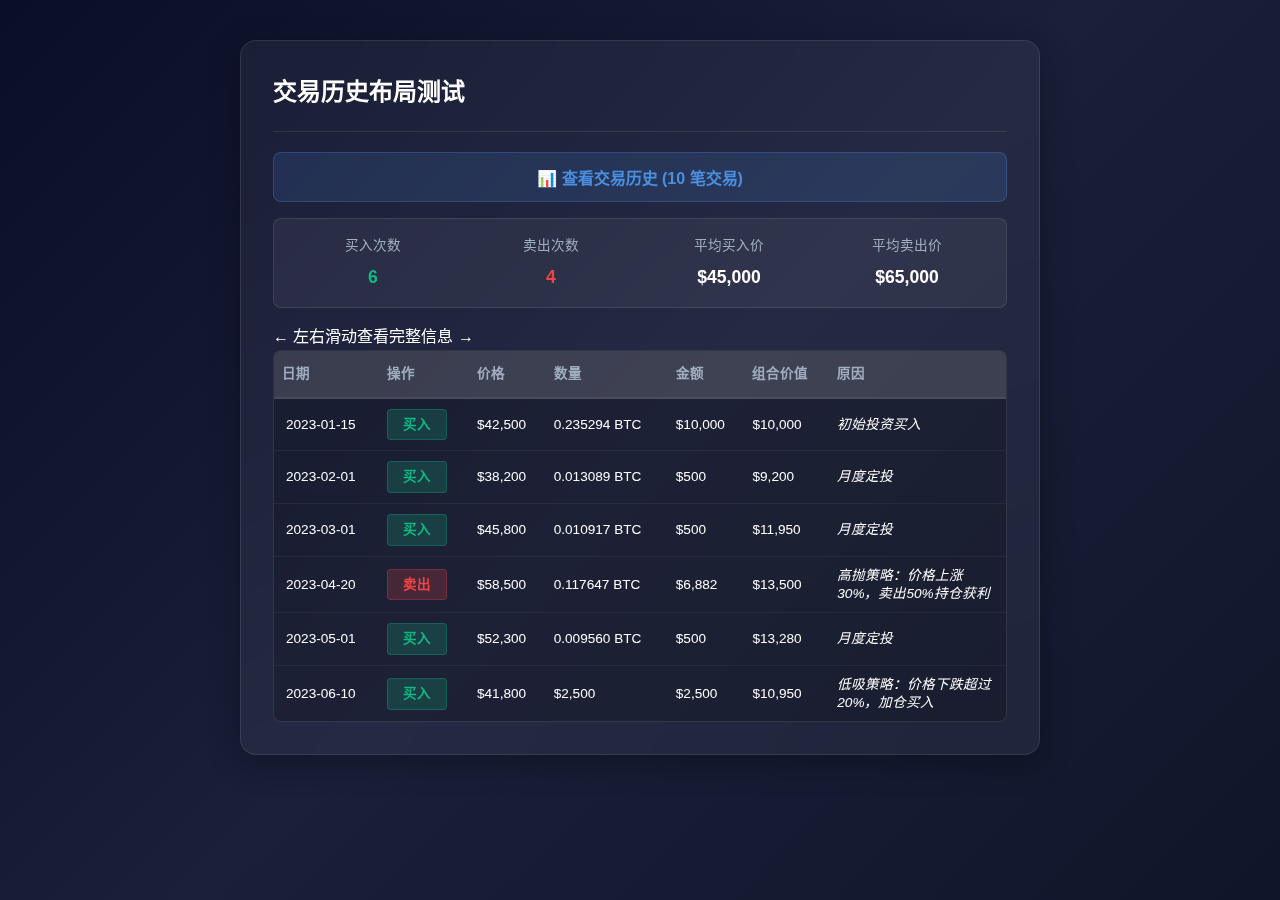
<file: test-layout.html>
<!DOCTYPE html>
<html lang="zh-CN">
<head>
    <meta charset="UTF-8">
    <meta name="viewport" content="width=device-width, initial-scale=1.0">
    <title>交易历史布局测试</title>
    <link rel="stylesheet" href="styles.css">
</head>
<body>
    <div class="container">
        <div class="card" style="max-width: 800px; margin: 20px auto;">
            <h2>交易历史布局测试</h2>
            
            <div class="trade-history-section">
                <button class="toggle-trades-btn" onclick="toggleTradeHistory(this)">
                    📊 查看交易历史 (10 笔交易)
                </button>
                <div class="trade-history-content" style="display: block;">
                    <!-- 统计信息 -->
                    <div class="trade-stats">
                        <div class="trade-stat-item">
                            <span class="stat-label">买入次数</span>
                            <span class="stat-value buy-stat">6</span>
                        </div>
                        <div class="trade-stat-item">
                            <span class="stat-label">卖出次数</span>
                            <span class="stat-value sell-stat">4</span>
                        </div>
                        <div class="trade-stat-item">
                            <span class="stat-label">平均买入价</span>
                            <span class="stat-value">$45,000</span>
                        </div>
                        <div class="trade-stat-item">
                            <span class="stat-label">平均卖出价</span>
                            <span class="stat-value">$65,000</span>
                        </div>
                    </div>
                    
                    <!-- 滚动提示 -->
                    <div class="scroll-hint">← 左右滑动查看完整信息 →</div>
                    
                    <!-- 桌面端表格 -->
                    <div class="trade-history-table-wrapper">
                        <table class="trade-history-table">
                            <thead>
                                <tr>
                                    <th>日期</th>
                                    <th>操作</th>
                                    <th>价格</th>
                                    <th>数量</th>
                                    <th>金额</th>
                                    <th>组合价值</th>
                                    <th>原因</th>
                                </tr>
                            </thead>
                            <tbody>
                                <tr>
                                    <td>2023-01-15</td>
                                    <td><span class="trade-action buy-action">买入</span></td>
                                    <td>$42,500</td>
                                    <td>0.235294 BTC</td>
                                    <td>$10,000</td>
                                    <td>$10,000</td>
                                    <td class="trade-reason">初始投资买入</td>
                                </tr>
                                <tr>
                                    <td>2023-02-01</td>
                                    <td><span class="trade-action buy-action">买入</span></td>
                                    <td>$38,200</td>
                                    <td>0.013089 BTC</td>
                                    <td>$500</td>
                                    <td>$9,200</td>
                                    <td class="trade-reason">月度定投</td>
                                </tr>
                                <tr>
                                    <td>2023-03-01</td>
                                    <td><span class="trade-action buy-action">买入</span></td>
                                    <td>$45,800</td>
                                    <td>0.010917 BTC</td>
                                    <td>$500</td>
                                    <td>$11,950</td>
                                    <td class="trade-reason">月度定投</td>
                                </tr>
                                <tr>
                                    <td>2023-04-20</td>
                                    <td><span class="trade-action sell-action">卖出</span></td>
                                    <td>$58,500</td>
                                    <td>0.117647 BTC</td>
                                    <td>$6,882</td>
                                    <td>$13,500</td>
                                    <td class="trade-reason">高抛策略：价格上涨30%，卖出50%持仓获利</td>
                                </tr>
                                <tr>
                                    <td>2023-05-01</td>
                                    <td><span class="trade-action buy-action">买入</span></td>
                                    <td>$52,300</td>
                                    <td>0.009560 BTC</td>
                                    <td>$500</td>
                                    <td>$13,280</td>
                                    <td class="trade-reason">月度定投</td>
                                </tr>
                                <tr>
                                    <td>2023-06-10</td>
                                    <td><span class="trade-action buy-action">买入</span></td>
                                    <td>$41,800</td>
                                    <td>$2,500</td>
                                    <td>$2,500</td>
                                    <td>$10,950</td>
                                    <td class="trade-reason">低吸策略：价格下跌超过20%，加仓买入</td>
                                </tr>
                            </tbody>
                        </table>
                    </div>
                    
                    <!-- 移动端卡片 -->
                    <div class="trade-history-mobile">
                        <div class="trade-item-card">
                            <div class="trade-item-header">
                                <span class="trade-item-date">2023-01-15</span>
                                <span class="trade-action buy-action">买入</span>
                            </div>
                            <div class="trade-item-details">
                                <div class="trade-item-detail">
                                    <span class="trade-item-label">价格</span>
                                    <span class="trade-item-value">$42,500</span>
                                </div>
                                <div class="trade-item-detail">
                                    <span class="trade-item-label">数量</span>
                                    <span class="trade-item-value">0.235294 BTC</span>
                                </div>
                                <div class="trade-item-detail">
                                    <span class="trade-item-label">金额</span>
                                    <span class="trade-item-value">$10,000</span>
                                </div>
                                <div class="trade-item-detail">
                                    <span class="trade-item-label">组合价值</span>
                                    <span class="trade-item-value">$10,000</span>
                                </div>
                            </div>
                            <div class="trade-item-reason">
                                💡 初始投资买入
                            </div>
                        </div>
                        
                        <div class="trade-item-card">
                            <div class="trade-item-header">
                                <span class="trade-item-date">2023-04-20</span>
                                <span class="trade-action sell-action">卖出</span>
                            </div>
                            <div class="trade-item-details">
                                <div class="trade-item-detail">
                                    <span class="trade-item-label">价格</span>
                                    <span class="trade-item-value">$58,500</span>
                                </div>
                                <div class="trade-item-detail">
                                    <span class="trade-item-label">数量</span>
                                    <span class="trade-item-value">0.117647 BTC</span>
                                </div>
                                <div class="trade-item-detail">
                                    <span class="trade-item-label">金额</span>
                                    <span class="trade-item-value">$6,882</span>
                                </div>
                                <div class="trade-item-detail">
                                    <span class="trade-item-label">组合价值</span>
                                    <span class="trade-item-value">$13,500</span>
                                </div>
                            </div>
                            <div class="trade-item-reason">
                                💡 高抛策略：价格上涨30%，卖出50%持仓获利
                            </div>
                        </div>
                    </div>
                </div>
            </div>
        </div>
    </div>
    
    <script>
        function toggleTradeHistory(button) {
            const content = button.nextElementSibling;
            if (content.style.display === 'none') {
                content.style.display = 'block';
                button.textContent = button.textContent.replace('查看', '隐藏');
            } else {
                content.style.display = 'none';
                button.textContent = button.textContent.replace('隐藏', '查看');
            }
        }
    </script>
</body>
</html>
</file>
<file: styles.css>
:root {
    --primary-color: #f7931a;
    --secondary-color: #4a90e2;
    --accent-color: #00d4ff;
    --success-color: #10b981;
    --danger-color: #ef4444;
    --warning-color: #f59e0b;
    
    --bg-dark: #0a0e27;
    --bg-card: rgba(255, 255, 255, 0.05);
    --bg-card-hover: rgba(255, 255, 255, 0.08);
    --text-primary: #ffffff;
    --text-secondary: #a0aec0;
    --text-muted: #718096;
    
    --border-radius: 16px;
    --border-radius-sm: 8px;
    --spacing: 24px;
    --transition: all 0.3s cubic-bezier(0.4, 0, 0.2, 1);
}

* {
    margin: 0;
    padding: 0;
    box-sizing: border-box;
}

body {
    font-family: -apple-system, BlinkMacSystemFont, 'Segoe UI', Roboto, 'Helvetica Neue', Arial, sans-serif;
    background: linear-gradient(135deg, #0a0e27 0%, #1a1f3a 50%, #0f1629 100%);
    background-attachment: fixed;
    color: var(--text-primary);
    line-height: 1.6;
    min-height: 100vh;
}

.container {
    max-width: 1400px;
    margin: 0 auto;
    padding: 20px;
}

/* 头部样式 */
.header {
    text-align: center;
    padding: 60px 20px;
    position: relative;
    overflow: hidden;
}

.header::before {
    content: '';
    position: absolute;
    top: -50%;
    left: -50%;
    width: 200%;
    height: 200%;
    background: radial-gradient(circle, rgba(247, 147, 26, 0.1) 0%, transparent 70%);
    animation: rotate 20s linear infinite;
}

@keyframes rotate {
    from { transform: rotate(0deg); }
    to { transform: rotate(360deg); }
}

.header-content {
    position: relative;
    z-index: 1;
}

.title {
    font-size: 3rem;
    font-weight: 700;
    background: linear-gradient(135deg, var(--primary-color) 0%, var(--accent-color) 100%);
    -webkit-background-clip: text;
    -webkit-text-fill-color: transparent;
    background-clip: text;
    margin-bottom: 16px;
    display: flex;
    align-items: center;
    justify-content: center;
    gap: 16px;
}

.title-icon {
    font-size: 3.5rem;
    background: linear-gradient(135deg, var(--primary-color) 0%, var(--accent-color) 100%);
    -webkit-background-clip: text;
    -webkit-text-fill-color: transparent;
    background-clip: text;
    animation: pulse 2s ease-in-out infinite;
}

@keyframes pulse {
    0%, 100% { transform: scale(1); }
    50% { transform: scale(1.1); }
}

.subtitle {
    font-size: 1.1rem;
    color: var(--text-secondary);
    margin-top: 12px;
}

/* 主要内容区域 */
.main-content {
    display: flex;
    flex-direction: column;
    gap: var(--spacing);
}

/* 卡片样式 */
.card {
    background: var(--bg-card);
    backdrop-filter: blur(20px);
    border: 1px solid rgba(255, 255, 255, 0.1);
    border-radius: var(--border-radius);
    padding: 32px;
    transition: var(--transition);
    box-shadow: 0 8px 32px rgba(0, 0, 0, 0.3);
}

.card:hover {
    transform: translateY(-4px);
    box-shadow: 0 12px 48px rgba(0, 0, 0, 0.4);
    border-color: rgba(255, 255, 255, 0.2);
}

.card-title {
    font-size: 1.5rem;
    font-weight: 600;
    margin-bottom: 24px;
    display: flex;
    align-items: center;
    gap: 12px;
    color: var(--text-primary);
}

.icon {
    font-size: 1.8rem;
}

/* 设置区域 */
.settings-grid {
    display: grid;
    grid-template-columns: repeat(auto-fit, minmax(250px, 1fr));
    gap: 20px;
}

.setting-group {
    display: flex;
    flex-direction: column;
    gap: 8px;
}

.setting-group label {
    font-size: 0.9rem;
    color: var(--text-secondary);
    font-weight: 500;
}

.setting-group input[type="number"],
.setting-group input[type="date"] {
    padding: 12px 16px;
    background: rgba(255, 255, 255, 0.05);
    border: 1px solid rgba(255, 255, 255, 0.1);
    border-radius: var(--border-radius-sm);
    color: var(--text-primary);
    font-size: 1rem;
    transition: var(--transition);
}

.setting-group input:focus {
    outline: none;
    border-color: var(--primary-color);
    background: rgba(255, 255, 255, 0.08);
}

.setting-group input[type="range"] {
    width: 100%;
    height: 6px;
    background: rgba(255, 255, 255, 0.1);
    border-radius: 3px;
    outline: none;
    -webkit-appearance: none;
}

.setting-group input[type="range"]::-webkit-slider-thumb {
    -webkit-appearance: none;
    width: 20px;
    height: 20px;
    background: linear-gradient(135deg, var(--primary-color), var(--accent-color));
    border-radius: 50%;
    cursor: pointer;
    box-shadow: 0 2px 8px rgba(247, 147, 26, 0.4);
}

.setting-group input[type="range"]::-moz-range-thumb {
    width: 20px;
    height: 20px;
    background: linear-gradient(135deg, var(--primary-color), var(--accent-color));
    border-radius: 50%;
    cursor: pointer;
    border: none;
    box-shadow: 0 2px 8px rgba(247, 147, 26, 0.4);
}

.range-value {
    display: inline-block;
    padding: 6px 12px;
    background: rgba(247, 147, 26, 0.2);
    border-radius: var(--border-radius-sm);
    color: var(--primary-color);
    font-weight: 600;
    font-size: 0.95rem;
}

/* 策略选项 */
.strategies-grid {
    display: grid;
    grid-template-columns: repeat(auto-fit, minmax(280px, 1fr));
    gap: 16px;
}

.strategy-option {
    position: relative;
}

.strategy-option input[type="checkbox"] {
    position: absolute;
    opacity: 0;
    cursor: pointer;
}

.strategy-option label {
    display: block;
    padding: 20px;
    background: rgba(255, 255, 255, 0.03);
    border: 2px solid rgba(255, 255, 255, 0.1);
    border-radius: var(--border-radius-sm);
    cursor: pointer;
    transition: var(--transition);
}

.strategy-option input:checked + label {
    background: rgba(247, 147, 26, 0.1);
    border-color: var(--primary-color);
}

.strategy-option label:hover {
    background: rgba(255, 255, 255, 0.05);
    transform: translateY(-2px);
}

.strategy-name {
    font-size: 1.1rem;
    font-weight: 600;
    color: var(--text-primary);
    margin-bottom: 6px;
}

.strategy-desc {
    font-size: 0.9rem;
    color: var(--text-secondary);
}

/* 自定义设置 */
.custom-settings {
    display: grid;
    grid-template-columns: 1fr 1fr auto;
    gap: 24px;
    align-items: end;
}

.btn-analyze {
    padding: 12px 24px;
    background: linear-gradient(135deg, var(--secondary-color), var(--accent-color));
    color: white;
    border: none;
    border-radius: var(--border-radius-sm);
    font-size: 1rem;
    font-weight: 600;
    cursor: pointer;
    transition: var(--transition);
    white-space: nowrap;
}

.btn-analyze:hover {
    transform: translateY(-2px);
    box-shadow: 0 8px 24px rgba(74, 144, 226, 0.4);
}

/* 操作按钮 */
.action-section {
    text-align: center;
    margin: 20px 0;
}

.btn-primary {
    padding: 18px 48px;
    background: linear-gradient(135deg, var(--primary-color) 0%, var(--accent-color) 100%);
    color: white;
    border: none;
    border-radius: var(--border-radius-sm);
    font-size: 1.2rem;
    font-weight: 600;
    cursor: pointer;
    transition: var(--transition);
    display: inline-flex;
    align-items: center;
    gap: 12px;
    box-shadow: 0 8px 24px rgba(247, 147, 26, 0.4);
}

.btn-primary:hover {
    transform: translateY(-3px);
    box-shadow: 0 12px 32px rgba(247, 147, 26, 0.6);
}

.btn-icon {
    font-size: 1.4rem;
}

/* 加载动画 */
.loading-indicator {
    text-align: center;
    padding: 40px;
}

.spinner {
    width: 50px;
    height: 50px;
    margin: 0 auto 16px;
    border: 4px solid rgba(255, 255, 255, 0.1);
    border-top: 4px solid var(--primary-color);
    border-radius: 50%;
    animation: spin 1s linear infinite;
}

@keyframes spin {
    0% { transform: rotate(0deg); }
    100% { transform: rotate(360deg); }
}

/* 结果展示 - 横排布局 */
.results-grid {
    display: flex;
    flex-direction: column;
    gap: 16px;
}

.result-card {
    background: rgba(255, 255, 255, 0.03);
    border: 1px solid rgba(255, 255, 255, 0.1);
    border-radius: var(--border-radius-sm);
    transition: var(--transition);
    overflow: hidden;
}

.result-card:hover {
    background: rgba(255, 255, 255, 0.05);
    transform: translateY(-2px);
    box-shadow: 0 8px 32px rgba(0, 0, 0, 0.3);
}

.result-card-header {
    display: flex;
    justify-content: space-between;
    align-items: center;
    padding: 20px 24px;
    cursor: pointer;
    user-select: none;
    transition: var(--transition);
}

.result-card-header:hover {
    background: rgba(255, 255, 255, 0.02);
}

.result-strategy-info {
    display: flex;
    align-items: center;
    gap: 16px;
}

.result-strategy-name {
    font-size: 1.3rem;
    font-weight: 600;
    color: var(--text-primary);
    margin: 0;
}

.expand-icon {
    font-size: 1.2rem;
    color: var(--text-secondary);
    transition: var(--transition);
}

.result-card.expanded .expand-icon {
    transform: rotate(180deg);
}

.result-card-summary {
    display: flex;
    align-items: center;
    gap: 20px;
}

.summary-metric {
    text-align: center;
}

.summary-label {
    font-size: 0.8rem;
    color: var(--text-secondary);
    margin-bottom: 4px;
}

.summary-value {
    font-size: 1rem;
    font-weight: 600;
}

.summary-value.positive {
    color: var(--success-color);
}

.summary-value.negative {
    color: var(--danger-color);
}

.result-card-content {
    display: none;
    padding: 0 24px 24px;
    animation: slideDown 0.3s ease-out;
}

.result-card.expanded .result-card-content {
    display: block;
}

.result-metrics {
    display: grid;
    grid-template-columns: repeat(auto-fit, minmax(200px, 1fr));
    gap: 16px;
    margin-bottom: 20px;
    padding: 16px;
    background: rgba(255, 255, 255, 0.02);
    border-radius: var(--border-radius-sm);
    border: 1px solid rgba(255, 255, 255, 0.05);
}

.result-metric {
    display: flex;
    flex-direction: column;
    gap: 4px;
    text-align: center;
    padding: 12px;
    background: rgba(255, 255, 255, 0.02);
    border-radius: var(--border-radius-sm);
}

.result-metric-label {
    color: var(--text-secondary);
    font-size: 0.9rem;
}

.result-metric-value {
    font-size: 1.1rem;
    font-weight: 600;
}

.result-metric-value.positive {
    color: var(--success-color);
}

.result-metric-value.negative {
    color: var(--danger-color);
}

/* 图表容器 */
.chart-container {
    position: relative;
    height: 400px;
    margin-top: 20px;
}

.chart-legend {
    margin-top: 20px;
    padding: 16px;
    background: rgba(74, 144, 226, 0.1);
    border-radius: var(--border-radius-sm);
    border-left: 4px solid var(--secondary-color);
}

.chart-legend p {
    margin: 6px 0;
    color: var(--text-secondary);
    font-size: 0.9rem;
}

.chart-legend strong {
    color: var(--text-primary);
}

/* 自定义分析结果 */
.custom-analysis-content {
    padding: 20px;
}

.feasibility-indicator {
    display: inline-flex;
    align-items: center;
    gap: 8px;
    padding: 8px 16px;
    border-radius: var(--border-radius-sm);
    font-weight: 600;
    margin: 16px 0;
}

.feasibility-indicator.high {
    background: rgba(16, 185, 129, 0.2);
    color: var(--success-color);
}

.feasibility-indicator.medium {
    background: rgba(245, 158, 11, 0.2);
    color: var(--warning-color);
}

.feasibility-indicator.low {
    background: rgba(239, 68, 68, 0.2);
    color: var(--danger-color);
}

.analysis-details {
    margin-top: 20px;
    padding: 20px;
    background: rgba(255, 255, 255, 0.03);
    border-radius: var(--border-radius-sm);
    border-left: 4px solid var(--primary-color);
}

.analysis-details h3 {
    margin-bottom: 12px;
    color: var(--text-primary);
}

.analysis-details p {
    color: var(--text-secondary);
    line-height: 1.8;
    margin-bottom: 8px;
}

/* 交易历史 */
.trade-history-section {
    margin-top: 20px;
    padding-top: 20px;
    border-top: 1px solid rgba(255, 255, 255, 0.1);
}

.toggle-trades-btn {
    width: 100%;
    padding: 12px 20px;
    background: rgba(74, 144, 226, 0.15);
    border: 1px solid rgba(74, 144, 226, 0.3);
    border-radius: var(--border-radius-sm);
    color: var(--secondary-color);
    font-size: 1rem;
    font-weight: 600;
    cursor: pointer;
    transition: var(--transition);
    display: flex;
    align-items: center;
    justify-content: center;
    gap: 8px;
}

.toggle-trades-btn:hover {
    background: rgba(74, 144, 226, 0.25);
    border-color: rgba(74, 144, 226, 0.5);
    transform: translateY(-2px);
}

.trade-history-content {
    margin-top: 16px;
    animation: slideDown 0.3s ease-out;
}

@keyframes slideDown {
    from {
        opacity: 0;
        transform: translateY(-10px);
    }
    to {
        opacity: 1;
        transform: translateY(0);
    }
}

.trade-stats {
    display: grid;
    grid-template-columns: repeat(auto-fit, minmax(140px, 1fr));
    gap: 12px;
    margin-bottom: 16px;
    padding: 16px;
    background: rgba(255, 255, 255, 0.05);
    border: 1px solid rgba(255, 255, 255, 0.1);
    border-radius: var(--border-radius-sm);
}

.trade-stat-item {
    display: flex;
    flex-direction: column;
    gap: 6px;
    text-align: center;
}

.stat-label {
    font-size: 0.85rem;
    color: var(--text-secondary);
    font-weight: 500;
}

.stat-value {
    font-size: 1.1rem;
    font-weight: 600;
    color: var(--text-primary);
}

.stat-value.buy-stat {
    color: var(--success-color);
}

.stat-value.sell-stat {
    color: var(--danger-color);
}

/* 交易历史标题 */
.trade-history-header {
    display: flex;
    justify-content: space-between;
    align-items: center;
    margin-bottom: 16px;
    padding: 12px 16px;
    background: rgba(255, 255, 255, 0.05);
    border-radius: var(--border-radius-sm);
    border: 1px solid rgba(255, 255, 255, 0.1);
}

.trade-history-header h4 {
    margin: 0;
    color: var(--text-primary);
    font-size: 1.1rem;
    font-weight: 600;
}

.trade-summary {
    color: var(--text-secondary);
    font-size: 0.9rem;
    font-weight: 500;
}

.trade-history-table-wrapper {
    border-radius: var(--border-radius-sm);
    background: rgba(0, 0, 0, 0.2);
    border: 1px solid rgba(255, 255, 255, 0.1);
    max-height: 400px;
    overflow-y: auto;
}

.trade-history-table {
    width: 100%;
    border-collapse: collapse;
    font-size: 0.9rem;
}

.trade-history-table thead {
    background: rgba(255, 255, 255, 0.08);
    position: sticky;
    top: 0;
    z-index: 2;
}

.trade-history-table th {
    padding: 12px 8px;
    text-align: left;
    font-weight: 600;
    color: var(--text-secondary);
    border-bottom: 2px solid rgba(255, 255, 255, 0.2);
    background: rgba(255, 255, 255, 0.08);
    font-size: 0.85rem;
}

.trade-history-table td {
    padding: 10px 8px;
    border-bottom: 1px solid rgba(255, 255, 255, 0.05);
    color: var(--text-primary);
    font-size: 0.85rem;
}

.trade-history-table td:first-child {
    padding-left: 12px;
    font-weight: 500;
}

.trade-history-table td:last-child {
    padding-right: 12px;
}

.trade-history-table tbody tr {
    transition: var(--transition);
}

.trade-history-table tbody tr:hover {
    background: rgba(255, 255, 255, 0.05);
}

.trade-history-table tbody tr:last-child td {
    border-bottom: none;
}

.trade-action {
    display: inline-block;
    padding: 4px 12px;
    border-radius: 4px;
    font-weight: 600;
    font-size: 0.85rem;
    min-width: 60px;
    text-align: center;
}

.trade-action.buy-action {
    background: rgba(16, 185, 129, 0.2);
    color: var(--success-color);
    border: 1px solid rgba(16, 185, 129, 0.3);
}

.trade-action.sell-action {
    background: rgba(239, 68, 68, 0.2);
    color: var(--danger-color);
    border: 1px solid rgba(239, 68, 68, 0.3);
}

.trade-reason {
    color: var(--text-secondary);
    font-style: italic;
    font-size: 0.8rem;
    line-height: 1.3;
    max-width: 150px;
    word-wrap: break-word;
    white-space: normal;
}

/* 移动端交易历史卡片布局 */
@media (max-width: 768px) {
    .trade-history-header {
        flex-direction: column;
        align-items: flex-start;
        gap: 8px;
        padding: 12px;
    }
    
    .trade-history-header h4 {
        font-size: 1rem;
    }
    
    .trade-summary {
        font-size: 0.85rem;
    }
    
    .trade-history-table-wrapper {
        background: transparent;
        border: none;
        max-height: none;
    }
    
    .trade-history-table {
        display: none;
    }
    
    .trade-history-mobile {
        display: block;
    }
    
    .trade-item-card {
        background: rgba(255, 255, 255, 0.03);
        border: 1px solid rgba(255, 255, 255, 0.1);
        border-radius: var(--border-radius-sm);
        padding: 16px;
        margin-bottom: 12px;
        transition: var(--transition);
    }
    
    .trade-item-card:hover {
        background: rgba(255, 255, 255, 0.05);
        border-color: rgba(255, 255, 255, 0.2);
    }
    
    .trade-item-card:last-child {
        margin-bottom: 0;
    }
    
    .trade-item-header {
        display: flex;
        justify-content: space-between;
        align-items: center;
        margin-bottom: 12px;
        padding-bottom: 12px;
        border-bottom: 1px solid rgba(255, 255, 255, 0.1);
    }
    
    .trade-item-date {
        font-weight: 600;
        color: var(--text-primary);
        font-size: 0.95rem;
    }
    
    .trade-item-details {
        display: grid;
        grid-template-columns: 1fr 1fr;
        gap: 10px;
        font-size: 0.85rem;
    }
    
    .trade-item-detail {
        display: flex;
        flex-direction: column;
        gap: 4px;
    }
    
    .trade-item-detail.full-width {
        grid-column: 1 / -1;
    }
    
    .trade-item-label {
        color: var(--text-secondary);
        font-size: 0.8rem;
    }
    
    .trade-item-value {
        color: var(--text-primary);
        font-weight: 600;
    }
    
    .trade-item-reason {
        margin-top: 8px;
        padding-top: 12px;
        border-top: 1px solid rgba(255, 255, 255, 0.05);
        color: var(--text-secondary);
        font-style: italic;
        font-size: 0.8rem;
        line-height: 1.4;
    }
}

/* 隐藏移动端卡片布局在桌面端 */
.trade-history-mobile {
    display: none;
}

/* 页脚 */
.footer {
    text-align: center;
    padding: 40px 20px;
    margin-top: 60px;
    color: var(--text-muted);
    font-size: 0.9rem;
    border-top: 1px solid rgba(255, 255, 255, 0.1);
}

.footer p {
    margin: 8px 0;
}

/* 响应式设计 */
@media (max-width: 968px) {
    .title {
        font-size: 2rem;
    }
    
    .title-icon {
        font-size: 2.5rem;
    }
    
    .custom-settings {
        grid-template-columns: 1fr;
    }
    
    .chart-container {
        height: 300px;
    }
    
    .card {
        padding: 20px;
    }
    
    .result-metrics {
        grid-template-columns: repeat(2, 1fr);
        gap: 12px;
    }
    
    .result-metric {
        padding: 8px;
    }
}

@media (max-width: 640px) {
    .container {
        padding: 12px;
    }
    
    .header {
        padding: 40px 12px;
    }
    
    .title {
        font-size: 1.5rem;
        flex-direction: column;
        gap: 8px;
    }
    
    .title-icon {
        font-size: 2rem;
    }
    
    .btn-primary {
        width: 100%;
        justify-content: center;
    }
    
    .settings-grid {
        grid-template-columns: 1fr;
    }
    
    .strategies-grid {
        grid-template-columns: 1fr;
    }
    
    .result-card-header {
        padding: 16px 20px;
        flex-direction: column;
        align-items: flex-start;
        gap: 12px;
    }
    
    .result-strategy-info {
        width: 100%;
        justify-content: space-between;
    }
    
    .result-card-summary {
        width: 100%;
        justify-content: space-around;
        gap: 12px;
    }
    
    .summary-metric {
        flex: 1;
        text-align: center;
    }
    
    .summary-label {
        font-size: 0.75rem;
    }
    
    .summary-value {
        font-size: 0.9rem;
    }
    
    .result-card-content {
        padding: 0 20px 20px;
    }
    
    .result-metrics {
        grid-template-columns: repeat(2, 1fr);
        gap: 12px;
        padding: 12px;
    }
    
    .result-metric {
        padding: 8px;
    }
    
    .result-metric-value {
        font-size: 1rem;
    }
    
    .trade-stats {
        grid-template-columns: 1fr 1fr;
    }
    
    .scroll-hint {
        font-size: 0.75rem;
        padding: 6px;
    }
}

/* 自定义滚动条 */
::-webkit-scrollbar {
    width: 10px;
}

::-webkit-scrollbar-track {
    background: var(--bg-dark);
}

::-webkit-scrollbar-thumb {
    background: rgba(247, 147, 26, 0.3);
    border-radius: 5px;
}

::-webkit-scrollbar-thumb:hover {
    background: rgba(247, 147, 26, 0.5);
}
</file>
